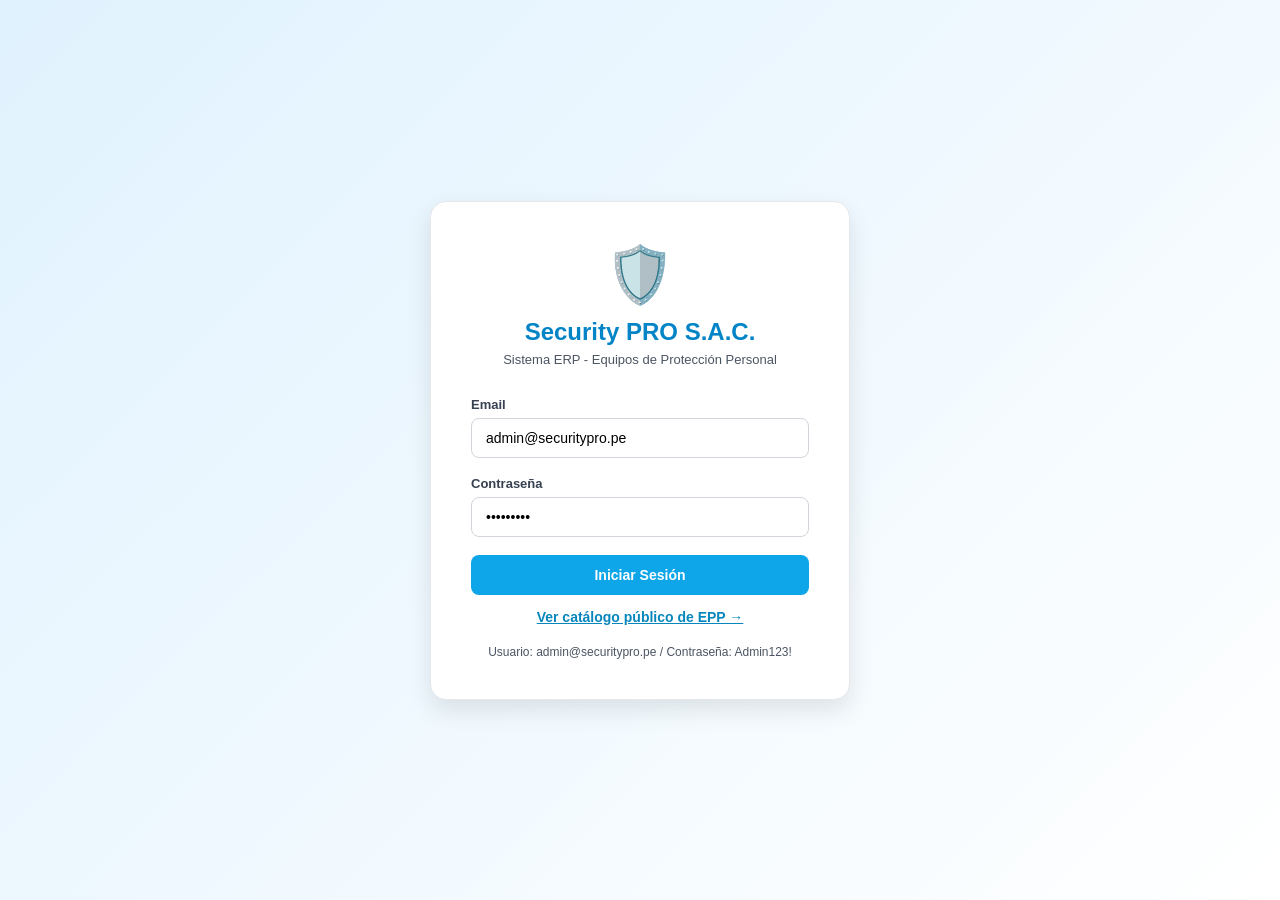
<file: wwwroot/index.html>
<!DOCTYPE html>
<html lang="es">
<head>
<meta charset="UTF-8">
<meta name="viewport" content="width=device-width, initial-scale=1.0">
<title>Security PRO S.A.C. - ERP</title>
<link rel="stylesheet" href="css/site.css">
</head>
<body>

<!-- PANTALLA LOGIN -->
<div id="loginView" class="login-container">
  <div class="login-card">
    <div class="logo-login">🛡️</div>
    <h1>Security PRO S.A.C.</h1>
    <p class="subtitle">Sistema ERP - Equipos de Protección Personal</p>
    <form id="loginForm">
      <div class="form-group">
        <label>Email</label>
        <input type="email" id="loginEmail" value="admin@securitypro.pe" required>
      </div>
      <div class="form-group">
        <label>Contraseña</label>
        <input type="password" id="loginPassword" value="Admin123!" required>
      </div>
      <button type="submit" class="btn-primary btn-block">Iniciar Sesión</button>
      <div id="loginError" class="alert-error" style="display:none;"></div>
    </form>
    <p style="text-align:center;margin:14px 0"><a href="catalogo-publico.html" style="color:#0786bd;font-weight:700">Ver catálogo público de EPP →</a></p>
    <p class="login-hint">Usuario: admin@securitypro.pe / Contraseña: Admin123!</p>
  </div>
</div>

<!-- APLICACIÓN PRINCIPAL -->
<div id="appView" style="display:none;">
  <header class="topbar">
    <div class="topbar-left">
      <span class="logo">🛡️</span>
      <span class="brand">Security PRO S.A.C.</span>
    </div>
    <div class="topbar-right">
      <span id="userInfo" class="user-info"></span>
      <button class="btn-logout" onclick="logout()">Cerrar Sesión</button>
    </div>
  </header>

  <div class="layout">
    <aside class="sidebar">
      <nav id="menuNav"></nav>
    </aside>
    <main class="content" id="mainContent">
      <div class="welcome">
        <h2>Bienvenido al Sistema ERP</h2>
        <p>Seleccione una opción del menú lateral para comenzar.</p>
      </div>
    </main>
  </div>
</div>

<!-- MODAL GENÉRICO -->
<div id="modal" class="modal" style="display:none;">
  <div class="modal-content">
    <div class="modal-header">
      <h3 id="modalTitle">Modal</h3>
      <button class="modal-close" onclick="closeModal()">✕</button>
    </div>
    <div class="modal-body" id="modalBody"></div>
  </div>
</div>

<!-- TOAST -->
<div id="toast" class="toast" style="display:none;"></div>

<script src="js/site.js"></script>
</body>
</html>
</file>
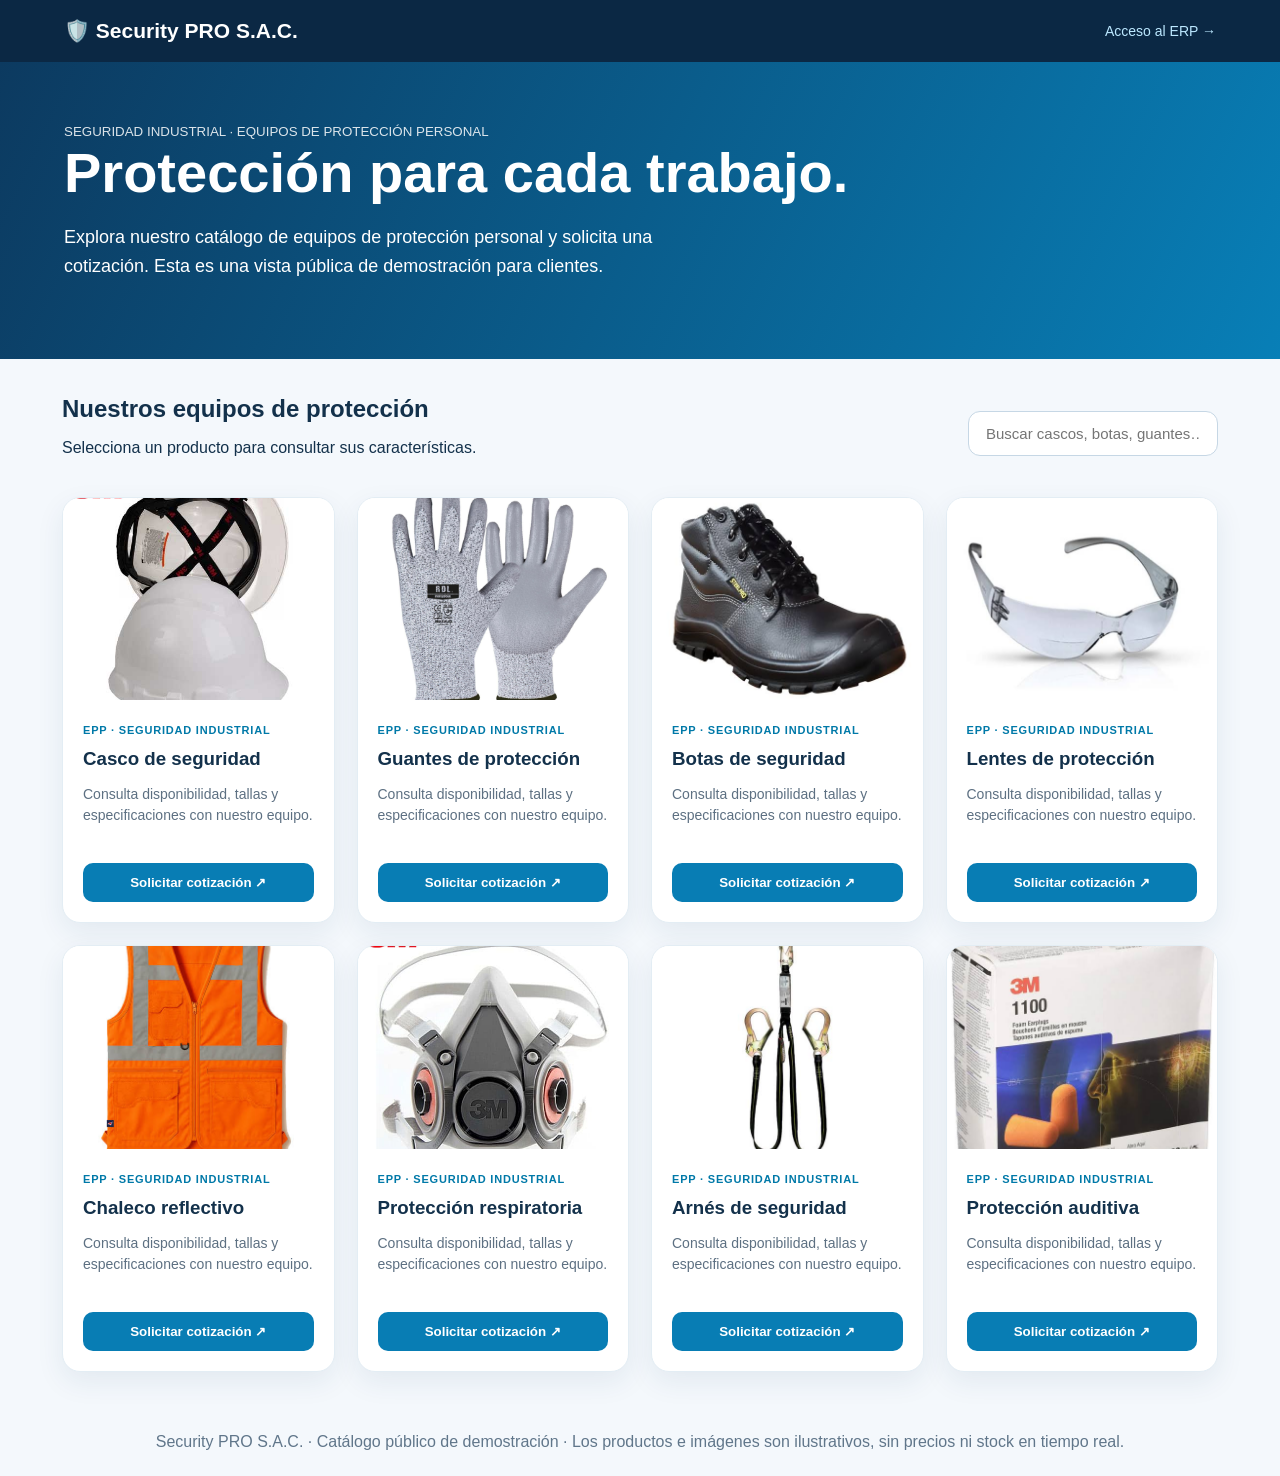
<file: wwwroot/catalogo-publico.html>
<!doctype html>
<html lang="es">
  <head>
    <meta charset="utf-8" />
    <meta name="viewport" content="width=device-width,initial-scale=1" />
    <title>Catálogo público | Security PRO S.A.C.</title>
    <style>
      :root {
        font-family:
          Inter,
          Segoe UI,
          Arial,
          sans-serif;
        color: #13314b;
        background: #f4f8fc;
      }

      * {
        box-sizing: border-box;
      }

      body {
        margin: 0;
      }

      header {
        background: #0b2844;
        color: white;
        padding: 19px max(5vw, 20px);
        display: flex;
        align-items: center;
        justify-content: space-between;
        gap: 12px;
      }

      header b {
        font-size: 21px;
      }

      header a {
        color: #bce8ff;
        text-decoration: none;
        font-size: 14px;
      }

      .hero {
        background: linear-gradient(115deg, #0c3a60, #087fb7);
        color: white;
        padding: 60px max(5vw, 20px);
      }

      .hero h1 {
        font-size: clamp(32px, 5vw, 56px);
        margin: 0 0 12px;
      }

      .hero p {
        font-size: 18px;
        max-width: 670px;
        line-height: 1.6;
      }

      .wrap {
        max-width: 1200px;
        margin: auto;
        padding: 36px 22px;
      }

      .toolbar {
        display: flex;
        justify-content: space-between;
        align-items: center;
        gap: 18px;
        flex-wrap: wrap;
        margin-bottom: 24px;
      }

      .toolbar h2 {
        margin: 0;
      }

      .toolbar input {
        padding: 13px 17px;
        border: 1px solid #c6d7e5;
        border-radius: 12px;
        min-width: 250px;
        font-size: 15px;
      }

      .grid {
        display: grid;
        grid-template-columns: repeat(auto-fit, minmax(230px, 1fr));
        gap: 22px;
      }

      .product {
        background: white;
        border-radius: 18px;
        overflow: hidden;
        box-shadow: 0 10px 28px #153e6114;
        border: 1px solid #e3edf4;
      }

      .product img {
        display: block;
        width: 100%;
        aspect-ratio: 4/3;
        object-fit: cover;
      }

      .detail {
        padding: 20px;
      }

      .tag {
        font-size: 11px;
        font-weight: 700;
        color: #0079a8;
        text-transform: uppercase;
        letter-spacing: 0.8px;
      }

      .detail h3 {
        margin: 10px 0;
      }

      .detail p {
        font-size: 14px;
        line-height: 1.5;
        color: #5d7082;
        min-height: 65px;
      }

      .detail button {
        width: 100%;
        background: #087db4;
        color: white;
        border: 0;
        border-radius: 10px;
        padding: 12px;
        cursor: pointer;
        font-weight: 700;
      }

      .detail button:hover {
        background: #065b8b;
      }

      footer {
        text-align: center;
        padding: 25px;
        color: #60768a;
      }

      small {
        opacity: 0.85;
      }

      /* Ventana de cotización */
      .cotizacion-fondo {
        display: none;
        position: fixed;
        inset: 0;
        background: rgba(5, 20, 40, 0.65);
        z-index: 9999;
        align-items: center;
        justify-content: center;
        padding: 20px;
      }

      .cotizacion-fondo.abierto {
        display: flex;
      }

      .cotizacion-ventana {
        width: 100%;
        max-width: 540px;
        max-height: 90vh;
        overflow-y: auto;
        background: white;
        border-radius: 18px;
        padding: 28px;
        box-shadow: 0 20px 60px #0003;
      }

      .cotizacion-cabecera {
        display: flex;
        justify-content: space-between;
        align-items: center;
        margin-bottom: 12px;
      }

      .cotizacion-cabecera h2 {
        margin: 0;
        color: #082d4c;
      }

      .cerrar-cotizacion {
        background: #eef3f8;
        color: #334155;
        border: none;
        border-radius: 8px;
        padding: 8px 13px;
        cursor: pointer;
      }

      .producto-elegido {
        background: #eaf5ff;
        color: #075985;
        padding: 14px;
        border-radius: 10px;
        margin: 18px 0;
        font-weight: bold;
      }

      .cotizacion-campos {
        display: grid;
        grid-template-columns: 1fr 1fr;
        gap: 14px;
      }

      .cotizacion-campo {
        display: flex;
        flex-direction: column;
        gap: 6px;
      }

      .cotizacion-campo label {
        font-size: 13px;
        font-weight: bold;
        color: #334155;
      }

      .cotizacion-campo input,
      .cotizacion-campo textarea {
        padding: 11px;
        border: 1px solid #cbd5e1;
        border-radius: 9px;
        font: inherit;
        width: 100%;
        box-sizing: border-box;
      }

      .cotizacion-campo.completo {
        grid-column: 1 / -1;
      }

      .enviar-cotizacion {
        width: 100%;
        margin-top: 20px;
        padding: 14px;
        border: none;
        border-radius: 10px;
        background: #0284c7;
        color: white;
        font-weight: bold;
        cursor: pointer;
      }

      .mensaje-cotizacion {
        margin-top: 14px;
        color: #047857;
        font-weight: bold;
        text-align: center;
      }

      @media (max-width: 550px) {
        .cotizacion-campos {
          grid-template-columns: 1fr;
        }
      }
    </style>
  </head>

  <body>
    <header>
      <b>🛡️ Security PRO S.A.C.</b><a href="index.html">Acceso al ERP →</a>
    </header>
    <section class="hero">
      <small>SEGURIDAD INDUSTRIAL · EQUIPOS DE PROTECCIÓN PERSONAL</small>
      <h1>Protección para cada trabajo.</h1>
      <p>
        Explora nuestro catálogo de equipos de protección personal y solicita
        una cotización. Esta es una vista pública de demostración para clientes.
      </p>
    </section>
    <main class="wrap">
      <div class="toolbar">
        <div>
          <h2>Nuestros equipos de protección</h2>
          <p>Selecciona un producto para consultar sus características.</p>
        </div>
        <input
          id="buscar"
          placeholder="Buscar cascos, botas, guantes…"
          aria-label="Buscar productos"
        />
      </div>
      <div class="grid" id="catalogo">
        <article class="product" data-search="casco de seguridad">
          <img
            src="img/productos/casco.jpg"
            alt="Ilustración de Casco de seguridad"
          />
          <div class="detail">
            <span class="tag">EPP · Seguridad industrial</span>
            <h3>Casco de seguridad</h3>
            <p>
              Consulta disponibilidad, tallas y especificaciones con nuestro
              equipo.
            </p>
            <button onclick="consultar('Casco de seguridad')">
              Solicitar cotización ↗
            </button>
          </div>
        </article>
        <article class="product" data-search="guantes de protección">
          <img
            src="img/productos/guantes.jpg"
            alt="Ilustración de Guantes de protección"
          />
          <div class="detail">
            <span class="tag">EPP · Seguridad industrial</span>
            <h3>Guantes de protección</h3>
            <p>
              Consulta disponibilidad, tallas y especificaciones con nuestro
              equipo.
            </p>
            <button onclick="consultar('Guantes de protección')">
              Solicitar cotización ↗
            </button>
          </div>
        </article>
        <article class="product" data-search="botas de seguridad">
          <img
            src="img/productos/botas.jpg"
            alt="Ilustración de Botas de seguridad"
          />
          <div class="detail">
            <span class="tag">EPP · Seguridad industrial</span>
            <h3>Botas de seguridad</h3>
            <p>
              Consulta disponibilidad, tallas y especificaciones con nuestro
              equipo.
            </p>
            <button onclick="consultar('Botas de seguridad')">
              Solicitar cotización ↗
            </button>
          </div>
        </article>
        <article class="product" data-search="lentes de protección">
          <img
            src="img/productos/lentes.jpg"
            alt="Ilustración de Lentes de protección"
          />
          <div class="detail">
            <span class="tag">EPP · Seguridad industrial</span>
            <h3>Lentes de protección</h3>
            <p>
              Consulta disponibilidad, tallas y especificaciones con nuestro
              equipo.
            </p>
            <button onclick="consultar('Lentes de protección')">
              Solicitar cotización ↗
            </button>
          </div>
        </article>
        <article class="product" data-search="chaleco reflectivo">
          <img
            src="img/productos/chaleco.jpg"
            alt="Ilustración de Chaleco reflectivo"
          />
          <div class="detail">
            <span class="tag">EPP · Seguridad industrial</span>
            <h3>Chaleco reflectivo</h3>
            <p>
              Consulta disponibilidad, tallas y especificaciones con nuestro
              equipo.
            </p>
            <button onclick="consultar('Chaleco reflectivo')">
              Solicitar cotización ↗
            </button>
          </div>
        </article>
        <article class="product" data-search="protección respiratoria">
          <img
            src="img/productos/respirador.jpg"
            alt="Ilustración de Protección respiratoria"
          />
          <div class="detail">
            <span class="tag">EPP · Seguridad industrial</span>
            <h3>Protección respiratoria</h3>
            <p>
              Consulta disponibilidad, tallas y especificaciones con nuestro
              equipo.
            </p>
            <button onclick="consultar('Protección respiratoria')">
              Solicitar cotización ↗
            </button>
          </div>
        </article>
        <article class="product" data-search="arnés de seguridad">
          <img
            src="img/productos/arnes.jpg"
            alt="Ilustración de Arnés de seguridad"
          />
          <div class="detail">
            <span class="tag">EPP · Seguridad industrial</span>
            <h3>Arnés de seguridad</h3>
            <p>
              Consulta disponibilidad, tallas y especificaciones con nuestro
              equipo.
            </p>
            <button onclick="consultar('Arnés de seguridad')">
              Solicitar cotización ↗
            </button>
          </div>
        </article>
        <article class="product" data-search="protección auditiva">
          <img
            src="img/productos/auditivo.jpg"
            alt="Ilustración de Protección auditiva"
          />
          <div class="detail">
            <span class="tag">EPP · Seguridad industrial</span>
            <h3>Protección auditiva</h3>
            <p>
              Consulta disponibilidad, tallas y especificaciones con nuestro
              equipo.
            </p>
            <button onclick="consultar('Protección auditiva')">
              Solicitar cotización ↗
            </button>
          </div>
        </article>
      </div>
      <p id="vacio" style="display: none">No se encontraron productos.</p>
    </main>
    <footer>
      Security PRO S.A.C. · Catálogo público de demostración · Los productos e
      imágenes son ilustrativos, sin precios ni stock en tiempo real.
    </footer>
    <script>
      const buscar = document.getElementById("buscar");
      buscar.addEventListener("input", () => {
        let n = 0;
        document.querySelectorAll(".product").forEach((x) => {
          const show = x.dataset.search.includes(
            buscar.value.toLowerCase().trim(),
          );
          x.style.display = show ? "" : "none";
          n += show ? 1 : 0;
        });
        document.getElementById("vacio").style.display = n ? "none" : "block";
      });

      function consultar(producto) {
        document.getElementById("formCotizacion").reset();

        document.getElementById("productoSeleccionado").textContent = producto;

        document.getElementById("mensajeCotizacion").textContent = "";

        document.getElementById("modalCotizacion").classList.add("abierto");
        document.querySelector(
          "#formCotizacion button[type='submit']",
        ).disabled = false;
        document.querySelector(
          "#formCotizacion button[type='submit']",
        ).textContent = "Enviar solicitud";
      }

      function cerrarCotizacion() {
        document.getElementById("modalCotizacion").classList.remove("abierto");
      }

      document
        .getElementById("formCotizacion")
        .addEventListener("submit", function (evento) {
          evento.preventDefault();

          const nombre = document.getElementById("nombreCliente").value;
          const producto = document.getElementById(
            "productoSeleccionado",
          ).textContent;

          document.getElementById("mensajeCotizacion").textContent =
            "¡Gracias, " +
            nombre +
            "! Tu solicitud de " +
            producto +
            " fue registrada en esta demostración.";

          this.querySelector("button[type='submit']").disabled = true;
          this.querySelector("button[type='submit']").textContent =
            "Solicitud demostrada";
        });
    </script>

    <div id="modalCotizacion" class="cotizacion-fondo">
      <div
        class="cotizacion-ventana"
        role="dialog"
        aria-modal="true"
        aria-labelledby="tituloCotizacion"
      >
        <div class="cotizacion-cabecera">
          <h2 id="tituloCotizacion">Solicitar cotización</h2>
          <button
            type="button"
            class="cerrar-cotizacion"
            onclick="cerrarCotizacion()"
          >
            ✕
          </button>
        </div>

        <p>Completa tus datos para solicitar información.</p>

        <div class="producto-elegido">
          Producto: <span id="productoSeleccionado"></span>
        </div>

        <form id="formCotizacion">
          <div class="cotizacion-campos">
            <div class="cotizacion-campo">
              <label for="nombreCliente">Nombre completo</label>
              <input id="nombreCliente" required />
            </div>

            <div class="cotizacion-campo">
              <label for="correoCliente">Correo electrónico</label>
              <input id="correoCliente" type="email" required />
            </div>

            <div class="cotizacion-campo">
              <label for="cantidadCliente">Cantidad</label>
              <input
                id="cantidadCliente"
                type="number"
                min="1"
                value="1"
                required
              />
            </div>

            <div class="cotizacion-campo">
              <label for="telefonoCliente">Teléfono</label>
              <input id="telefonoCliente" type="tel" required />
            </div>

            <div class="cotizacion-campo completo">
              <label for="observacionesCliente">Observaciones</label>
              <textarea
                id="observacionesCliente"
                rows="3"
                placeholder="Tallas, modelos u otros detalles"
              ></textarea>
            </div>
          </div>

          <button class="enviar-cotizacion" type="submit">
            Enviar solicitud
          </button>

          <p
            id="mensajeCotizacion"
            class="mensaje-cotizacion"
            role="status"
          ></p>
        </form>
      </div>
    </div>
  </body>
</html>
</file>
<file: wwwroot/css/site.css>
/* ============================================================
   SECURITY PRO S.A.C. - ERP
   Paleta: Blanco (base) + Celeste (acento)
   ============================================================ */

:root {
  --white: #ffffff;
  --celeste: #0EA5E9;
  --celeste-dark: #0284C7;
  --celeste-light: #E0F2FE;
  --celeste-lighter: #F0F9FF;
  --gray-50: #F9FAFB;
  --gray-100: #F3F4F6;
  --gray-200: #E5E7EB;
  --gray-300: #D1D5DB;
  --gray-600: #4B5563;
  --gray-700: #374151;
  --gray-800: #1F2937;
  --success: #10B981;
  --warning: #F59E0B;
  --danger: #EF4444;
  --shadow: 0 1px 3px rgba(0,0,0,0.08), 0 1px 2px rgba(0,0,0,0.04);
  --shadow-lg: 0 10px 25px rgba(0,0,0,0.1);
}

* { margin: 0; padding: 0; box-sizing: border-box; }

body {
  font-family: -apple-system, BlinkMacSystemFont, 'Segoe UI', Roboto, sans-serif;
  background: var(--gray-50);
  color: var(--gray-800);
  font-size: 14px;
}

/* ============ LOGIN ============ */
.login-container {
  min-height: 100vh;
  display: flex;
  align-items: center;
  justify-content: center;
  background: linear-gradient(135deg, var(--celeste-light) 0%, var(--white) 100%);
}

.login-card {
  background: var(--white);
  padding: 40px;
  border-radius: 16px;
  box-shadow: var(--shadow-lg);
  width: 100%;
  max-width: 420px;
  text-align: center;
  border: 1px solid var(--gray-200);
}

.logo-login { font-size: 56px; margin-bottom: 10px; }
.login-card h1 { color: var(--celeste-dark); font-size: 24px; margin-bottom: 6px; }
.login-card .subtitle { color: var(--gray-600); font-size: 13px; margin-bottom: 30px; }

.form-group { text-align: left; margin-bottom: 18px; }
.form-group label { display: block; font-weight: 600; margin-bottom: 6px; color: var(--gray-700); font-size: 13px; }
.form-group input, .form-group select, .form-group textarea {
  width: 100%; padding: 11px 14px; border: 1.5px solid var(--gray-300);
  border-radius: 8px; font-size: 14px; transition: all 0.2s; font-family: inherit;
}
.form-group input:focus, .form-group select:focus, .form-group textarea:focus {
  outline: none; border-color: var(--celeste); box-shadow: 0 0 0 3px var(--celeste-light);
}

.btn-primary {
  background: var(--celeste); color: var(--white); border: none;
  padding: 12px 24px; border-radius: 8px; font-size: 14px; font-weight: 600;
  cursor: pointer; transition: background 0.2s;
}
.btn-primary:hover { background: var(--celeste-dark); }
.btn-block { width: 100%; }
.btn-secondary {
  background: var(--white); color: var(--celeste-dark); border: 1.5px solid var(--celeste);
  padding: 10px 20px; border-radius: 8px; font-size: 13px; font-weight: 600; cursor: pointer;
}
.btn-secondary:hover { background: var(--celeste-lighter); }
.btn-danger { background: var(--danger); color: white; border: none; padding: 8px 16px; border-radius: 6px; cursor: pointer; }
.btn-sm { padding: 6px 12px; font-size: 12px; }

.login-hint { margin-top: 20px; font-size: 12px; color: var(--gray-600); }
.alert-error {
  background: #FEE2E2; color: #991B1B; padding: 10px; border-radius: 6px;
  margin-top: 15px; font-size: 13px;
}

/* ============ APP LAYOUT ============ */
.topbar {
  background: var(--celeste);
  color: var(--white);
  height: 60px;
  display: flex;
  align-items: center;
  justify-content: space-between;
  padding: 0 24px;
  box-shadow: var(--shadow);
  position: sticky; top: 0; z-index: 100;
}
.topbar-left { display: flex; align-items: center; gap: 12px; }
.logo { font-size: 28px; }
.brand { font-size: 18px; font-weight: 700; }
.topbar-right { display: flex; align-items: center; gap: 16px; }
.user-info { font-size: 13px; }
.btn-logout {
  background: rgba(255,255,255,0.2); color: var(--white); border: 1px solid rgba(255,255,255,0.3);
  padding: 8px 16px; border-radius: 6px; cursor: pointer; font-size: 13px; font-weight: 600;
}
.btn-logout:hover { background: rgba(255,255,255,0.3); }

.layout { display: flex; min-height: calc(100vh - 60px); }

.sidebar {
  width: 240px; background: var(--white); border-right: 1px solid var(--gray-200);
  padding: 16px 0; overflow-y: auto;
}
.sidebar nav a {
  display: flex; align-items: center; gap: 10px;
  padding: 12px 20px; color: var(--gray-700); text-decoration: none;
  font-size: 13.5px; font-weight: 500; border-left: 3px solid transparent;
  cursor: pointer; transition: all 0.15s;
}
.sidebar nav a:hover { background: var(--celeste-lighter); color: var(--celeste-dark); }
.sidebar nav a.active {
  background: var(--celeste-light); color: var(--celeste-dark);
  border-left-color: var(--celeste); font-weight: 600;
}
.sidebar nav a .icon { font-size: 16px; }

.content { flex: 1; padding: 24px; overflow-x: auto; }
.welcome {
  background: var(--white); padding: 40px; border-radius: 12px;
  box-shadow: var(--shadow); text-align: center; border: 1px solid var(--gray-200);
}
.welcome h2 { color: var(--celeste-dark); margin-bottom: 8px; }
.welcome p { color: var(--gray-600); }

/* ============ COMPONENTES ============ */
.page-header {
  display: flex; justify-content: space-between; align-items: center;
  margin-bottom: 20px;
}
.page-header h2 { color: var(--gray-800); font-size: 22px; }
.page-header .actions { display: flex; gap: 10px; }

.card {
  background: var(--white); border-radius: 10px; padding: 20px;
  box-shadow: var(--shadow); border: 1px solid var(--gray-200); margin-bottom: 20px;
}
.card h3 { color: var(--celeste-dark); font-size: 16px; margin-bottom: 14px; }

.table-wrapper { overflow-x: auto; }
table { width: 100%; border-collapse: collapse; background: var(--white); }
table th {
  background: var(--celeste-light); color: var(--celeste-dark);
  padding: 12px 14px; text-align: left; font-size: 12.5px; font-weight: 700;
  text-transform: uppercase; letter-spacing: 0.3px;
}
table td { padding: 11px 14px; border-bottom: 1px solid var(--gray-200); font-size: 13.5px; }
table tr:hover td { background: var(--celeste-lighter); }

.badge {
  display: inline-block; padding: 3px 10px; border-radius: 12px;
  font-size: 11.5px; font-weight: 600;
}
.badge-success { background: #D1FAE5; color: #065F46; }
.badge-warning { background: #FEF3C7; color: #92400E; }
.badge-danger { background: #FEE2E2; color: #991B1B; }
.badge-info { background: var(--celeste-light); color: var(--celeste-dark); }
.badge-secondary { background: var(--gray-200); color: var(--gray-700); }

.stats-grid {
  display: grid; grid-template-columns: repeat(auto-fit, minmax(220px, 1fr));
  gap: 16px; margin-bottom: 20px;
}
.stat-card {
  background: var(--white); padding: 20px; border-radius: 10px;
  box-shadow: var(--shadow); border-left: 4px solid var(--celeste);
}
.stat-card .label { color: var(--gray-600); font-size: 12.5px; text-transform: uppercase; font-weight: 600; }
.stat-card .value { font-size: 28px; font-weight: 700; color: var(--celeste-dark); margin-top: 6px; }
.stat-card .sub { font-size: 12px; color: var(--gray-600); margin-top: 4px; }

.form-row { display: grid; grid-template-columns: 1fr 1fr; gap: 16px; }
.form-row-3 { display: grid; grid-template-columns: 1fr 1fr 1fr; gap: 16px; }

/* ============ MODAL ============ */
.modal {
  position: fixed; inset: 0; background: rgba(0,0,0,0.5);
  display: flex; align-items: center; justify-content: center; z-index: 1000;
}
.modal-content {
  background: var(--white); border-radius: 12px; width: 90%; max-width: 700px;
  max-height: 90vh; overflow-y: auto; box-shadow: var(--shadow-lg);
}
.modal-header {
  display: flex; justify-content: space-between; align-items: center;
  padding: 18px 24px; border-bottom: 1px solid var(--gray-200);
}
.modal-header h3 { color: var(--celeste-dark); }
.modal-close {
  background: none; border: none; font-size: 22px; cursor: pointer;
  color: var(--gray-600); padding: 0 8px;
}
.modal-body { padding: 24px; }

/* ============ TOAST ============ */
.toast {
  position: fixed; bottom: 24px; right: 24px;
  background: var(--celeste-dark); color: var(--white);
  padding: 14px 22px; border-radius: 8px; box-shadow: var(--shadow-lg);
  font-size: 14px; font-weight: 500; z-index: 2000; animation: slideIn 0.3s;
}
.toast.error { background: var(--danger); }
.toast.success { background: var(--success); }
@keyframes slideIn { from { transform: translateX(100%); opacity: 0; } to { transform: translateX(0); opacity: 1; } }

/* ============ SEMÁFORO ============ */
.semaforo { display: inline-block; width: 14px; height: 14px; border-radius: 50%; }
.semaforo.verde { background: var(--success); }
.semaforo.amarillo { background: var(--warning); }
.semaforo.rojo { background: var(--danger); }

/* ============ RESPONSIVE ============ */
@media (max-width: 768px) {
  .sidebar { width: 60px; }
  .sidebar nav a span:not(.icon) { display: none; }
  .form-row, .form-row-3 { grid-template-columns: 1fr; }
  .topbar { padding: 0 12px; }
  .brand { font-size: 14px; }
  .user-info { display: none; }
}
</file>
